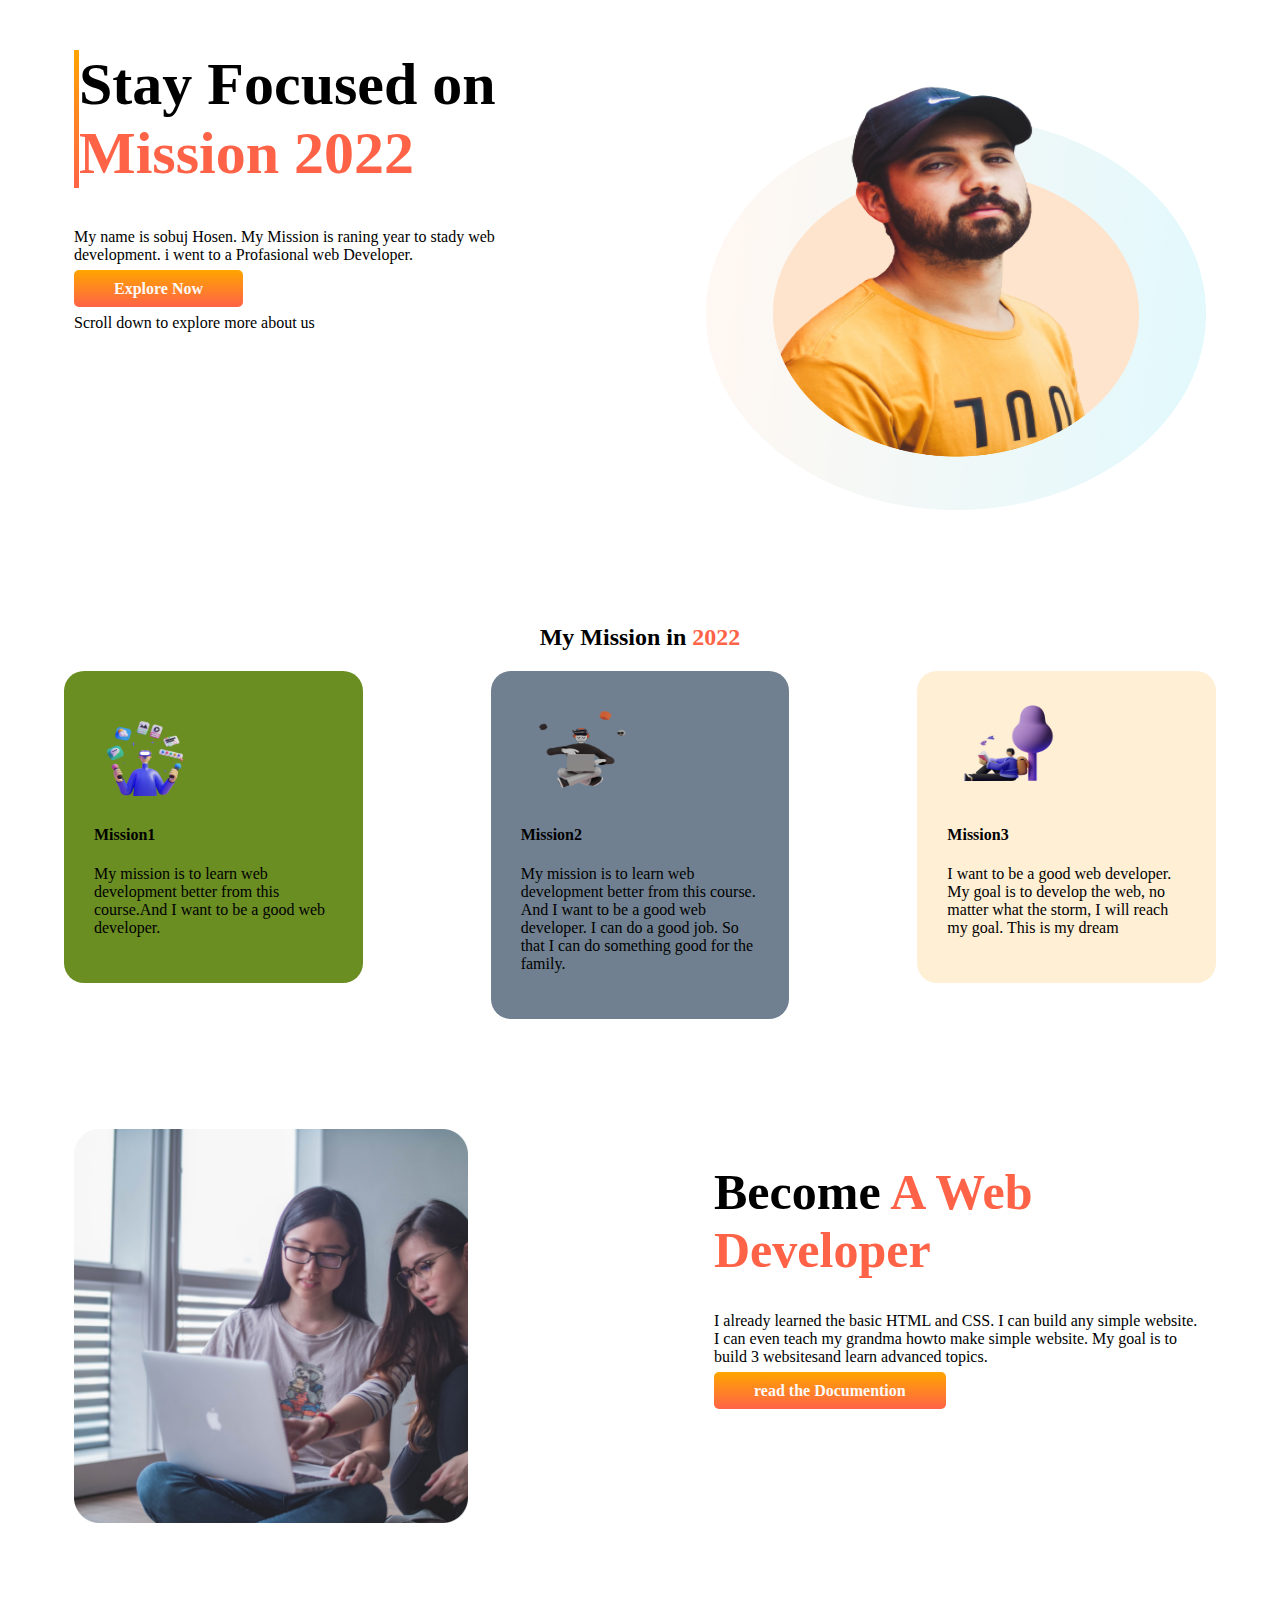
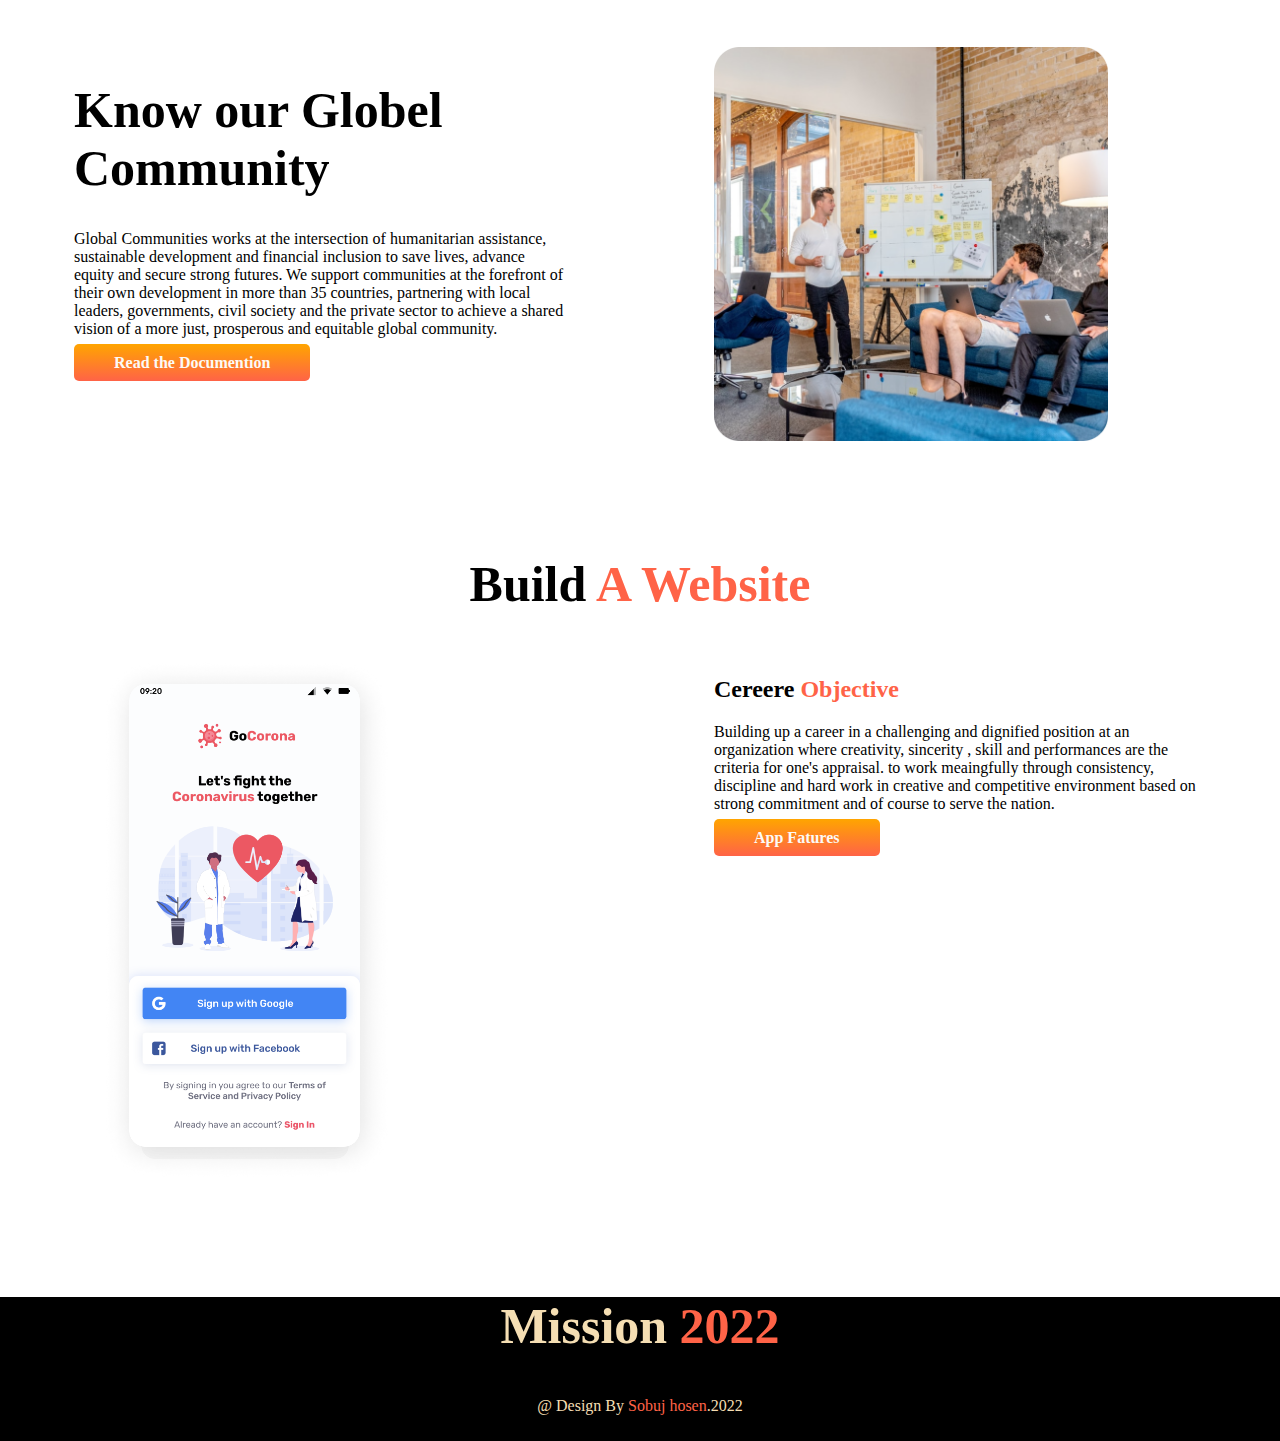
<file: index.html>
<!DOCTYPE html>
<html lang="en">

<head>
    <meta charset="UTF-8">
    <meta http-equiv="X-UA-Compatible" content="IE=edge">
    <meta name="viewport" content="width=device-width, initial-scale=1.0">
    <title>Document</title>
    <link rel="stylesheet" href="style.css">
    <link rel="preconnect" href="https://fonts.googleapis.com">
    <link rel="preconnect" href="https://fonts.gstatic.com" crossorigin>
    <link
        href="https://fonts.googleapis.com/css2?family=EB+Garamond:wght@400;500;600&family=Lora:wght@400;500;600;700&family=Roboto:ital,wght@0,100;0,300;0,400;0,500;0,700;0,900;1,100;1,300;1,400;1,500;1,700;1,900&display=swap"
        rel="stylesheet">

</head>

<body>
    <section class="contaniar">


        <div class="main-section">

            <h1 class="hed-top" > Stay Focused on <br> <span>Mission 2022</span></h1>

            <p> My name is sobuj Hosen. My Mission is raning year to stady web development. i went to a Profasional
                web Developer.
            </p>

            <a class="a-link" href="#" class="link">Explore Now</a>

            <p> Scroll down to explore more about us</p>
        </div>


        <div class="main-section">
            <img id="images" src="img/person/person-2.png" alt="">
        </div>




    </section>

    <section>
        <h2 class="mission"> My Mission in <span>2022</span></h2>
        <div class="contaniar">
            
        <main  class="section-item item1">
            <img id="items1" src="img/illustrators/illustrator-1.png" alt="">
            <h4>Mission1</h4>
            <p>My mission is to learn web development better from this course.And I want to be a good web developer.</p>
        </main>
        <main class="section-item item2">
            <img id="items2" src="img/illustrators/illustrator-2.png" alt="">
            <h4>Mission2</h4>
            <p>My mission is to learn web development better from this course. And I want to be a good web developer. I can do a good job. So that I can do something good for the family.</p>
        </main>
        <main  class="section-item item3">
            <img id="items3" src="img/illustrators/illustrator-3.png" alt="">
            <h4>Mission3</h4>
            <p>I want to be a good web developer. My goal is to develop the web, no matter what the storm, I will reach my goal. This is my dream</p>
        </main>
        </div>



    </section>

<section class="contaniar">

    <main class="main-section">
        
            <img src="img/pictures/coding.png" alt="">
     </main>


    <main class="main-section">
    
        <h1>Become <span>A Web Developer</span></h1>
        <p>I already learned the basic HTML and CSS. I can build any simple website. I can even teach my grandma howto make simple website. My goal is to build 3 websitesand learn advanced topics.</p>
        <a target="_blank" href="#" class="a-link">read the Documention</a>

     </main>


</section>


<section class="contaniar">
    
    <main class="main-section">
        <h1>Know our Globel Community</h1>
        <p>Global Communities works at the intersection of humanitarian assistance, sustainable development and financial inclusion to save lives, advance equity and secure strong futures. We support communities at the forefront of their own development in more than 35 countries, partnering with local leaders, governments, civil society and the private sector to achieve a shared vision of a more just, prosperous and equitable global community. </p>

        <a target="_blank" href="" class="a-link">Read the Documention </a>                

    </main>


    <main class="main-section">
        
        <img src="img/pictures/project.png" alt="">

     </main>


</section>  


    <section>

            <h1 class=" mission">Build  <span> A Website</span> </h1>

        <div class="contaniar">

                <main class="main-section">
                    <img id="apps" src="img/pictures/app.png" alt="">
                </main>


                <main class="main-section">
                <h2> Cereere <span>Objective</span></h2>
                <p>Building up a career in a challenging and dignified position at an organization where creativity, sincerity , skill and performances are the criteria for one's appraisal. to work meaingfully through consistency, discipline and hard work in creative and competitive environment based on strong commitment and of course to serve the nation.</p>


                <a href="# " class="a-link">App Fatures </a>
            </main>

        </div>

     </section>


    <footer>
        <h2> Mission <span> 2022</span></h2>
    <p>@ Design By <span>Sobuj hosen</span>.2022</p>
    </footer>
</body>

</html>
</file>
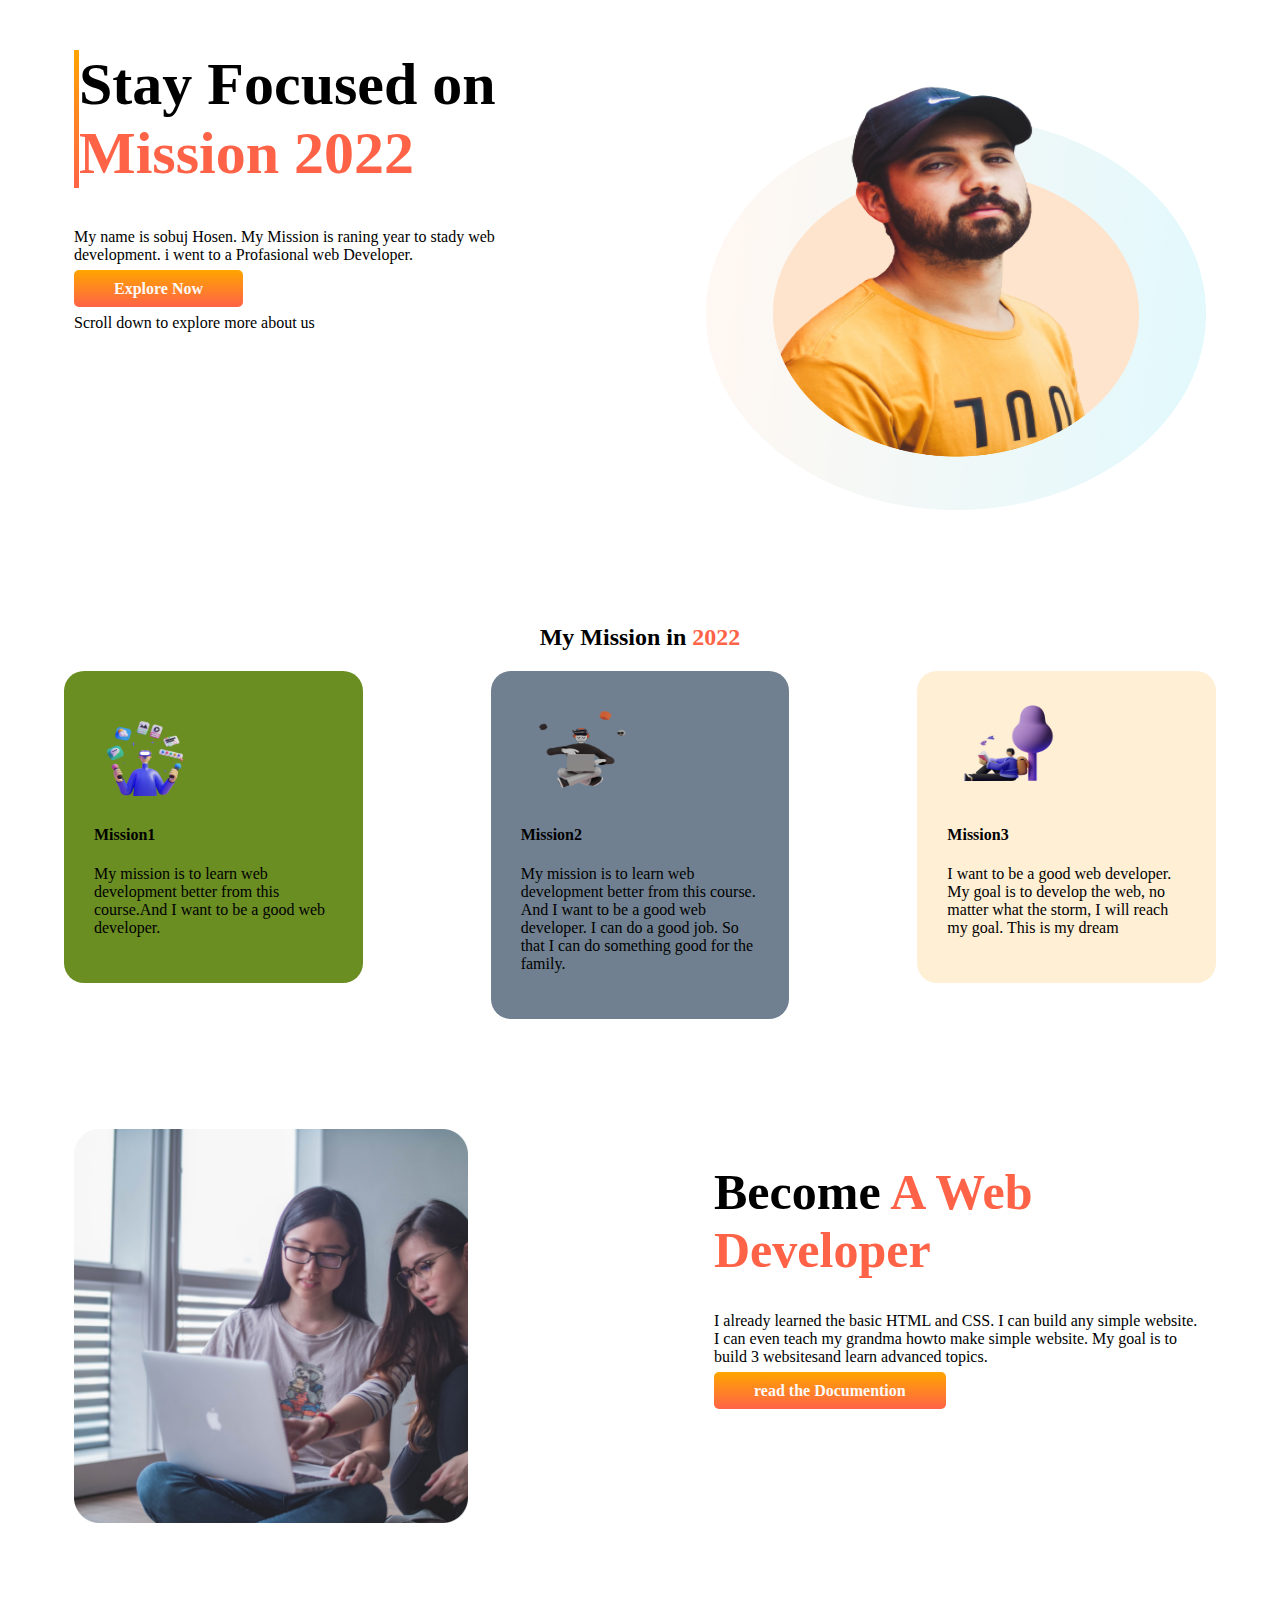
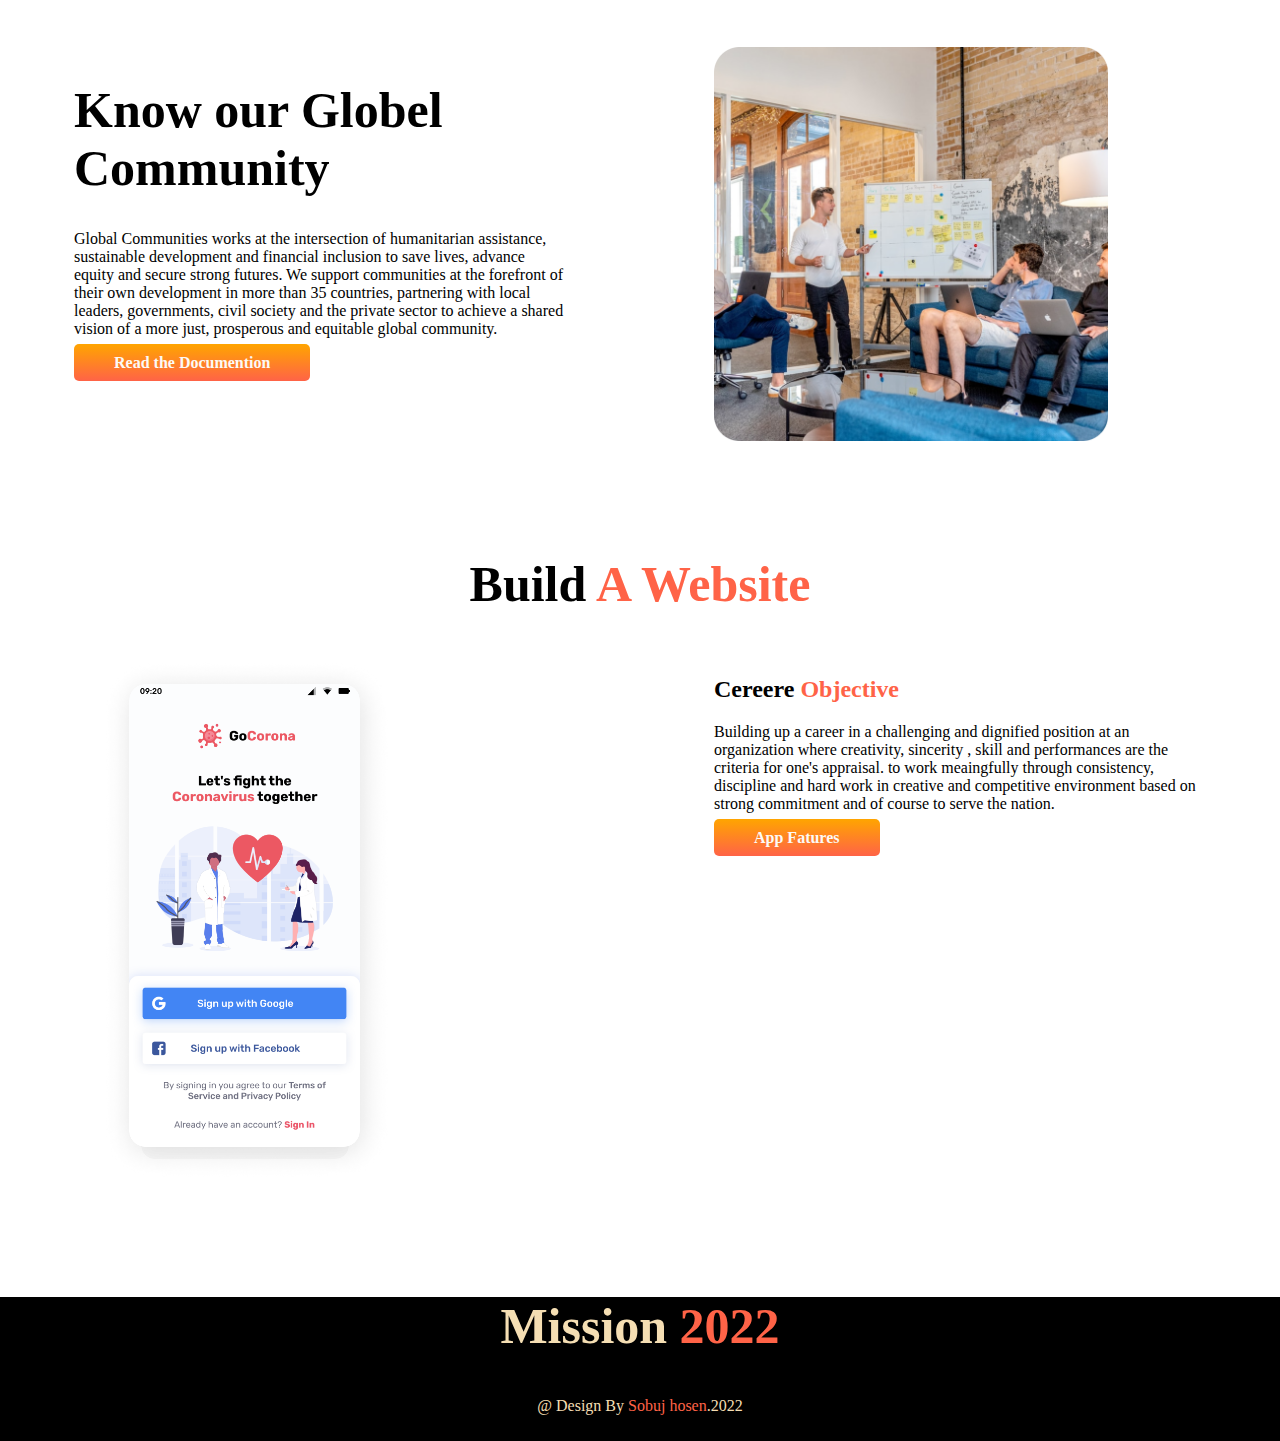
<file: index .html>
<!DOCTYPE html>
<html lang="en">

<head>
    <meta charset="UTF-8">
    <meta http-equiv="X-UA-Compatible" content="IE=edge">
    <meta name="viewport" content="width=device-width, initial-scale=1.0">
    <title>Document</title>
    <link rel="stylesheet" href="style.css">
    <link rel="preconnect" href="https://fonts.googleapis.com">
    <link rel="preconnect" href="https://fonts.gstatic.com" crossorigin>
    <link
        href="https://fonts.googleapis.com/css2?family=EB+Garamond:wght@400;500;600&family=Lora:wght@400;500;600;700&family=Roboto:ital,wght@0,100;0,300;0,400;0,500;0,700;0,900;1,100;1,300;1,400;1,500;1,700;1,900&display=swap"
        rel="stylesheet">

</head>

<body>
    <section class="contaniar">


        <div class="main-section">

            <h1 class="hed-top" > Stay Focused on <br> <span>Mission 2022</span></h1>

            <p> My name is sobuj Hosen. My Mission is raning year to stady web development. i went to a Profasional
                web Developer.
            </p>

            <a class="a-link" href="#" class="link">Explore Now</a>

            <p> Scroll down to explore more about us</p>
        </div>


        <div class="main-section">
            <img id="images" src="img/person/person-2.png" alt="">
        </div>




    </section>

    <section>
        <h2 class="mission"> My Mission in <span>2022</span></h2>
        <div class="contaniar">
            
        <main  class="section-item item1">
            <img id="items1" src="img/illustrators/illustrator-1.png" alt="">
            <h4>Mission1</h4>
            <p>My mission is to learn web development better from this course.And I want to be a good web developer.</p>
        </main>
        <main class="section-item item2">
            <img id="items2" src="img/illustrators/illustrator-2.png" alt="">
            <h4>Mission2</h4>
            <p>My mission is to learn web development better from this course. And I want to be a good web developer. I can do a good job. So that I can do something good for the family.</p>
        </main>
        <main  class="section-item item3">
            <img id="items3" src="img/illustrators/illustrator-3.png" alt="">
            <h4>Mission3</h4>
            <p>I want to be a good web developer. My goal is to develop the web, no matter what the storm, I will reach my goal. This is my dream</p>
        </main>
        </div>



    </section>

<section class="contaniar">

    <main class="main-section">
        
            <img src="img/pictures/coding.png" alt="">
     </main>


    <main class="main-section">
    
        <h1>Become <span>A Web Developer</span></h1>
        <p>I already learned the basic HTML and CSS. I can build any simple website. I can even teach my grandma howto make simple website. My goal is to build 3 websitesand learn advanced topics.</p>
        <a target="_blank" href="#" class="a-link">read the Documention</a>

     </main>


</section>


<section class="contaniar">
    
    <main class="main-section">
        <h1>Know our Globel Community</h1>
        <p>Global Communities works at the intersection of humanitarian assistance, sustainable development and financial inclusion to save lives, advance equity and secure strong futures. We support communities at the forefront of their own development in more than 35 countries, partnering with local leaders, governments, civil society and the private sector to achieve a shared vision of a more just, prosperous and equitable global community. </p>

        <a target="_blank" href="" class="a-link">Read the Documention </a>                

    </main>


    <main class="main-section">
        
        <img src="img/pictures/project.png" alt="">

     </main>


</section>  


    <section>

            <h1 class=" mission">Build  <span> A Website</span> </h1>

        <div class="contaniar">

                <main class="main-section">
                    <img id="apps" src="img/pictures/app.png" alt="">
                </main>


                <main class="main-section">
                <h2> Cereere <span>Objective</span></h2>
                <p>Building up a career in a challenging and dignified position at an organization where creativity, sincerity , skill and performances are the criteria for one's appraisal. to work meaingfully through consistency, discipline and hard work in creative and competitive environment based on strong commitment and of course to serve the nation.</p>


                <a href="# " class="a-link">App Fatures </a>
            </main>

        </div>

     </section>


    <footer>
        <h2> Mission <span> 2022</span></h2>
    <p>@ Design By <span>Sobuj hosen</span>.2022</p>
    </footer>
</body>

</html>
</file>
<file: style.css>
body{
	margin: 0;
	padding: 0;

}

.hed-top{
	font-size: 60px;
	border-image: linear-gradient( orange, tomato);
	border-left: 5px solid;
	border-radius: 5px;
	border-image-slice: 1;
	padding-right: 5px;}

h1{font-size: 50px;}

span{
	color: tomato;}

	.mission{
			text-align: center;	}

.a-link{
	text-decoration: none;
    background-image: linear-gradient(orange, tomato);
    color: #fcf9f6;
    font-weight: 700;
    padding: 10px 40px;
    border-radius: 5px; }



    .contaniar{
    	display: flex;
    	margin-bottom: 100px;
    }


    .main-section{
    	width: 40%;
    	margin-left: 5%;
    	margin-right: 5%;
    	padding: 10px;
    }
    .main-section img{
    	width: 80%;
    }

    #images{
    	width: 500px;
	    height: 500px;
	    }


	    .section-item{

		width: 40%;
		height: 40%;
		margin-left: 5%;
		margin-right: 5%;
		
		border-radius: 20px;
		}
	.item1{

		background-color: olivedrab;
		padding: 30px 30px;
		}
	.item2{
		background-color: slategray;
		padding: 30px 30px;
		}

	.item3{
		background-color: papayawhip;
		padding: 30px 30px;

		}

	#items1{
		width: 50%;
		height: 100px;
		margin-left: 0px;
		}
	#items2{
		width: 50%;
		height: 100px;
		}
	#items3{
		width: 50%;
		height: 100px;}

	.dev-bac{
		
		background-image: url(img/shapes/shape-4png);
		background-position: left;
		background-repeat: no-repeat;
		

	}
	
	#apps{
		width: 60%;
	margin-left: 5%;
	}










footer{

		width: 250px;
		width: auto;
		background-color: black;
		padding-bottom: 10px;

	}
	footer h2{
	font-size: 50px;
	color: wheat;
	
	font-weight: 700;
	text-align: center;
	
	}footer p{
	color: wheat;
	
	font-weight: 400;
	text-align: center;
	}
</file>
